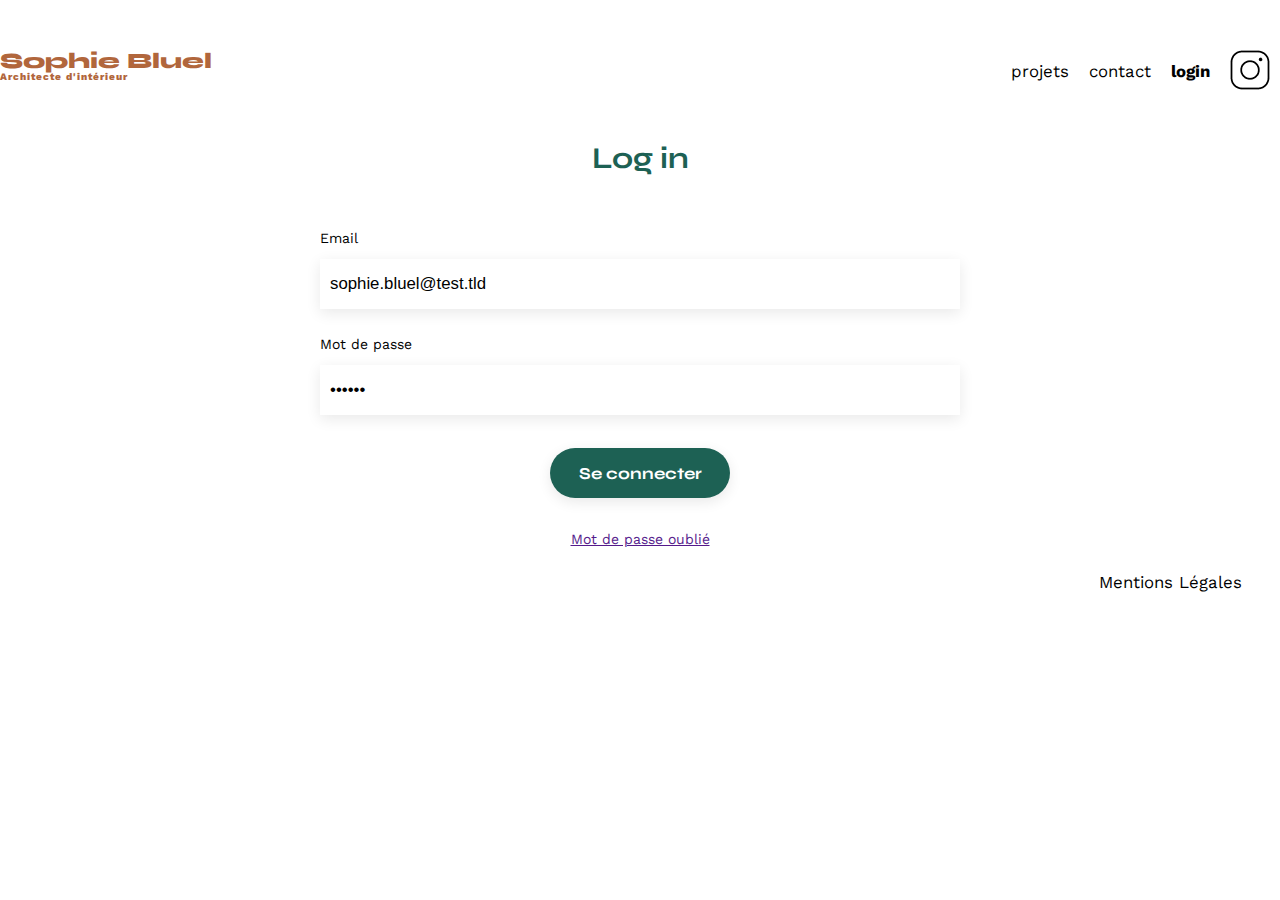
<file: frontend/login.html>
<!DOCTYPE html>
<html lang="fr">

<head>
    <meta charset="UTF-8">
    <title>Sophie Bluel - Architecte d'intérieur</title>
    <meta name="viewport" content="width=device-width, initial-scale=1.0">
    <link rel="preconnect" href="https://fonts.googleapis.com">
    <link rel="preconnect" href="https://fonts.gstatic.com" crossorigin>
    <link href="https://fonts.googleapis.com/css2?family=Syne:wght@700;800&family=Work+Sans&display=swap"
        rel="stylesheet">
    <meta name="description" content="">
    <link rel="stylesheet" href="./assets/style.css">
    <script defer src="assets/logscript.js"></script>
</head>

<body>
    <header>
        <h1>Sophie Bluel <span>Architecte d'intérieur</span></h1>
        <nav>
            <ul>
                <li><a href="index.html">projets</a></li>
                <li>contact</li>
                <li class="gras">login</li>
                <li><img src="./assets/icons/instagram.png" alt="Instagram"></li>
            </ul>
        </nav>
    </header>
<main>
    <section id="contact">
        <h2>Log in</h2>
        <form action="#" method="post">
            <label for="email">Email</label>
            <input type="email" name="email" id="email" required value="sophie.bluel@test.tld">
            <label for="password">Mot de passe</label>
            <input type="password" name="password" id="password" required value="S0phie">
            <input type="submit" value="Se connecter" id="submit">
        </form>
        <a href="">Mot de passe oublié</a>
    </section>
</main>

<footer>
	<nav>
		<ul>
			<li>Mentions Légales</li>
		</ul>
	</nav>
</footer>
</body>
</file>
<file: frontend/assets/style.css>
/* http://meyerweb.com/eric/tools/css/reset/
   v2.0 | 20110126
   License: none (public domain)
*/

html,
body,
div,
span,
applet,
object,
iframe,
h1,
h2,
h3,
h4,
h5,
h6,
p,
blockquote,
pre,
a,
abbr,
acronym,
address,
big,
cite,
code,
del,
dfn,
em,
img,
ins,
kbd,
q,
s,
samp,
small,
strike,
strong,
sub,
sup,
tt,
var,
b,
u,
i,
center,
dl,
dt,
dd,
ol,
ul,
li,
fieldset,
form,
label,
legend,
table,
caption,
tbody,
tfoot,
thead,
tr,
th,
td,
article,
aside,
canvas,
details,
embed,
figure,
figcaption,
footer,
header,
hgroup,
menu,
nav,
output,
ruby,
section,
summary,
time,
mark,
audio,
video {
	margin: 0;
	padding: 0;
	border: 0;
	font-size: 100%;
	font: inherit;
	vertical-align: baseline;
}

/* HTML5 display-role reset for older browsers */
article,
aside,
details,
figcaption,
figure,
footer,
header,
hgroup,
menu,
nav,
section {
	display: block;
}

body {
	line-height: 1;
}

ol,
ul {
	list-style: none;
}

blockquote,
q {
	quotes: none;
}

blockquote:before,
blockquote:after,
q:before,
q:after {
	content: '';
	content: none;
}

table {
	border-collapse: collapse;
	border-spacing: 0;
}

/** end reset css**/

body {
	font-family: 'Work Sans';
	font-size: 14px;
}

.container {
	max-width: 1140px;
	margin: auto;
}

.adminbar {
	display: flex;
	justify-content: center;
	padding: 20px;
	background-color: black;
	color: white;
	top: 0;
	max-width: 100%;
}

.adminbar i {
	margin-right: 5px;
}

header {
	display: flex;
	justify-content: space-between;
	margin: 50px 0
}

section {
	margin: 50px 0
}

h1 {
	display: flex;
	flex-direction: column;
	font-family: 'Syne';
	font-size: 22px;
	font-weight: 800;
	color: #B1663C
}

h1>span {
	font-family: 'Work Sans';
	font-size: 10px;
	letter-spacing: 0.1em;
	;
}

h2 {
	font-family: 'Syne';
	font-weight: 700;
	font-size: 30px;
	color: #1D6154
}

nav ul {
	display: flex;
	align-items: center;
	list-style-type: none;

}

nav li {
	padding: 0 10px;
	font-size: 1.2em;
}

nav li a,
nav li a:visited {
	text-decoration: none;
	color: inherit;
}

.gras {
	font-weight: bold;
}

li:hover {
	color: #B1663C;
}

#introduction {
	display: flex;
	align-items: center;
}

#introduction figure {
	flex: 1
}

#introduction img {
	display: block;
	margin: auto;
	width: 80%;
}

#introduction article {
	flex: 1
}

#introduction h2 {
	margin-bottom: 1em;
}

#introduction p {
	margin-bottom: 0.5em;
}

#portfolio h2 {
	text-align: center;
	margin-bottom: 1em;
}

.display-none {
	display: none !important;
}


.modal {
	position: fixed;
	display: flex;
	align-items: center;
	justify-content: center;
	top: 0;
	left: 0;
	width: 100%;
	height: 100%;
	background: rgba(0, 0, 0, 0.7);
}

.modal-wrapper {
	display: flex;
	flex-direction: column;
	gap: 45px;
	overflow: auto;
	width: 630px;
	height: 688px;
	max-width: calc(100vw - 20px);
	max-height: calc(100vh - 20px);
	background-color: white;
	border-radius: 10px;
}

.modal-wrapper2 {
	display: flex;
	flex-direction: column;
	gap: 60px;
	overflow: auto;
	width: 630px;
	height: 670px;
	max-width: calc(100vw - 20px);
	max-height: calc(100vh - 20px);
	background-color: white;
	border-radius: 10px;
}

.modal-wrapper .fa-xmark {
	position: relative;
	margin-left: auto;
	width: fit-content;
	top: 20px;
	right: 20px;
	font-size: x-large;
}

.modal-wrapper2 .fa-xmark {
	position: relative;
	margin-left: auto;
	width: fit-content;
	top: 20px;
	right: 20px;
	font-size: x-large;
}

.modal-wrapper h3 {
	font-family: 'work Sans';
	font-size: 26px;
	font-weight: 400;
	line-height: 30.5px;
	text-align: center;
	margin-top: -25px;
}

.modal-wrapper hr {
	border-top: 1px solid grey;
	width: 420px;
}
.modal-wrapper2 hr {
	border-top: 1px solid grey;
	width: 420px;
}

.gallery-modal {
	display: grid;
	grid-template-columns: repeat(auto-fit, minmax(76px, max-content));
	grid-gap: 5px;
	padding: initial;
	justify-content: center;
	margin: 0px 75px;

}

.figure-modal {
	width: 76.61px;
	height: 102.57px;
	margin-bottom: 15px;
}

.img-modal {
	width: 76.61px;
	height: 102.57px;
}

.poubelle {
	position: relative;
	top: -93px;
	right: -50px;
	color: white;
	background: black;
	padding: 4px;
	border-radius: 2px;
}

.btn-ajouter-photo {
	font-family: 'Syne';
	font-weight: 700;
	font-size: 14px;
	padding: 11px;
	border: 0;
	color: white;
	background-color: #1D6154;
	margin: 2em auto;
	margin-top: 0;
	width: 237px;
	text-align: center;
	border-radius: 60px;
}

.icons-modal {
	display: flex;
	justify-content: space-between;
}

.modal-wrapper2 .fa-arrow-left {
	position: relative;
	margin-left: auto;
	width: fit-content;
	margin-left: 50px;
	top: 20px;
	right: 20px;
	font-size: x-large;
}

.contenu-modal2 {
	display: flex;
	flex-direction: column;
	align-items: center;
	gap: 20px;
		h3 {
			font-family: 'Work Sans';
			font-size: 26px;
			margin-top: -30px;
			margin-bottom: 30px;
		}
}

.input-photo {
	width: 420px;
	height: 169px;
	display: flex;
	flex-direction: column;
	justify-content: center;
	align-items: center;
	background: rgba(232, 241, 246, 1);
	border: 0;
	padding-top: 25px;
	padding-bottom: 25px;
}

.input-photo .fa-image {
	color: rgba(203, 214, 220, 1);
	font-size: 76px;
}

.input-photo .button {
	font-family: 'work Sans';
	font-weight: 700;
	line-height: 19.2px;
	border: 1px solid rgba(203, 214, 220, 1);
	background: rgba(203, 214, 220, 1);
	color: rgba(48, 102, 133, 1);
	padding: 9px 10px;
	text-align: center;
	text-decoration: none;
	display: inline-block;
	font-size: 16px;
	border-radius: 60px;
	margin: 5px;
	width: 173px;
	font-size: 14px;
	font-weight: 500;
	line-height: 16.42px;
}

.input-photo p {
	font-family: 'work Sans';
	font-weight: 400;
	font-size: 10px;
	line-height: 11.73px;
}

.input-photo p, button {
	z-index: 0;
}
.input-photo input {
	z-index: 1;
	opacity: 0;
}

.infos-modal2 form {
	display: flex;
	flex-direction: column;
	align-items: flex-start;
	gap: 7px;
		input {
			width: 420px;
			height: 51px;
			border: 0;
			box-shadow: 0px 4px 14px 0px rgba(0, 0, 0, 0.09);
			margin-bottom: 20px;
		}
		select {
			width: 420px;
			height: 51px;
			border: 0;
			box-shadow: 0px 4px 14px 0px rgba(0, 0, 0, 0.09);
			margin-bottom: 20px;
		}
}

#myimage {
	position: absolute;
	max-height: 169px;
	max-width: calc(50% - 350px);
}

.projetsTitre a,
.projetsTitre a:visited {
	font-family: 'work Sans';
	position: absolute;
	margin-left: 30px;
	font-size: 14px;
	margin-top: 8px;
	color: black;
	text-decoration: none;
	font-weight: 400;
}

.projetsTitre a i {
	margin-right: 5px;
}

.btncontainer {
	display: flex;
	justify-content: center;
	margin-bottom: 40px;
}

.btn {
	font-family: 'Syne';
	font-weight: 700;
	line-height: 19.2px;
	background-color: white;
	/* Green */
	border: 1px solid rgba(29, 97, 84, 1);
	color: rgba(29, 97, 84, 1);
	padding: 9px 10px;
	text-align: center;
	text-decoration: none;
	display: inline-block;
	font-size: 16px;
	border-radius: 60px;
	margin: 5px;
	min-width: 100px;
}

.btnselected {
	background-color: rgba(29, 97, 84, 1);
	color: white;
}

.gallery {
	width: 100%;
	display: grid;
	grid-template-columns: 1fr 1fr 1fr;
	grid-column-gap: 20px;
	grid-row-gap: 20px;
}

.gallery img {
	width: 100%;

}

#contact {
	width: 50%;
	margin: auto;
}

#contact>* {
	text-align: center;

}

#contact h2 {
	margin-bottom: 20px;
}

#contact form {
	text-align: left;
	margin-top: 30px;
	display: flex;
	flex-direction: column;
}

#contact input {
	padding: 0px 10px;
	height: 50px;
	font-size: 1.2em;
	border: none;
	box-shadow: 0px 4px 14px rgba(0, 0, 0, 0.09);
}

#contact label {
	margin: 2em 0 1em 0;
}

#contact textarea {
	border: none;
	box-shadow: 0px 4px 14px rgba(0, 0, 0, 0.09);
}

#contact a {
	display: flex;
	justify-content: center;
	align-items: center;
}

input[type="submit"] {
	font-family: 'Syne';
	font-weight: 700;
	color: white;
	background-color: #1D6154;
	margin: 2em auto;
	width: 180px;
	text-align: center;
	border-radius: 60px;
}

footer nav ul {
	display: flex;
	justify-content: flex-end;
	margin: 2em
}
</file>
